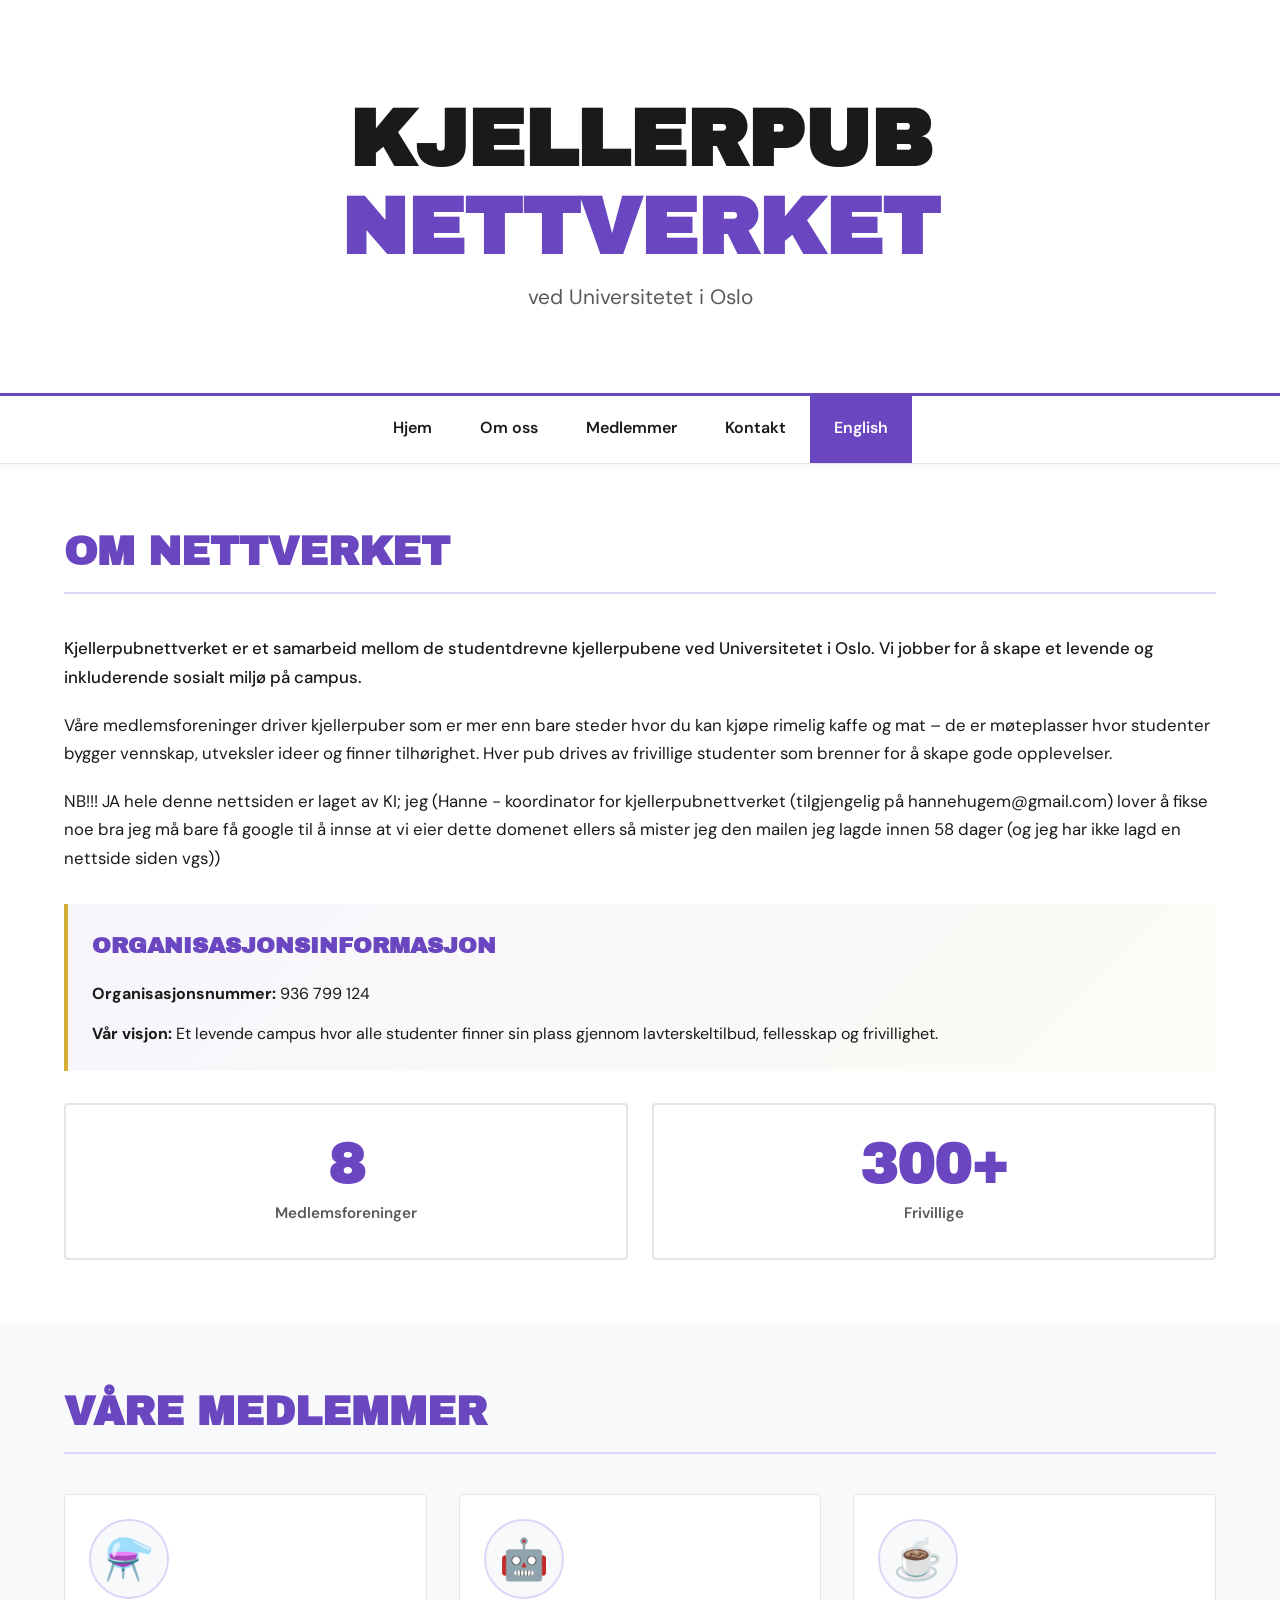
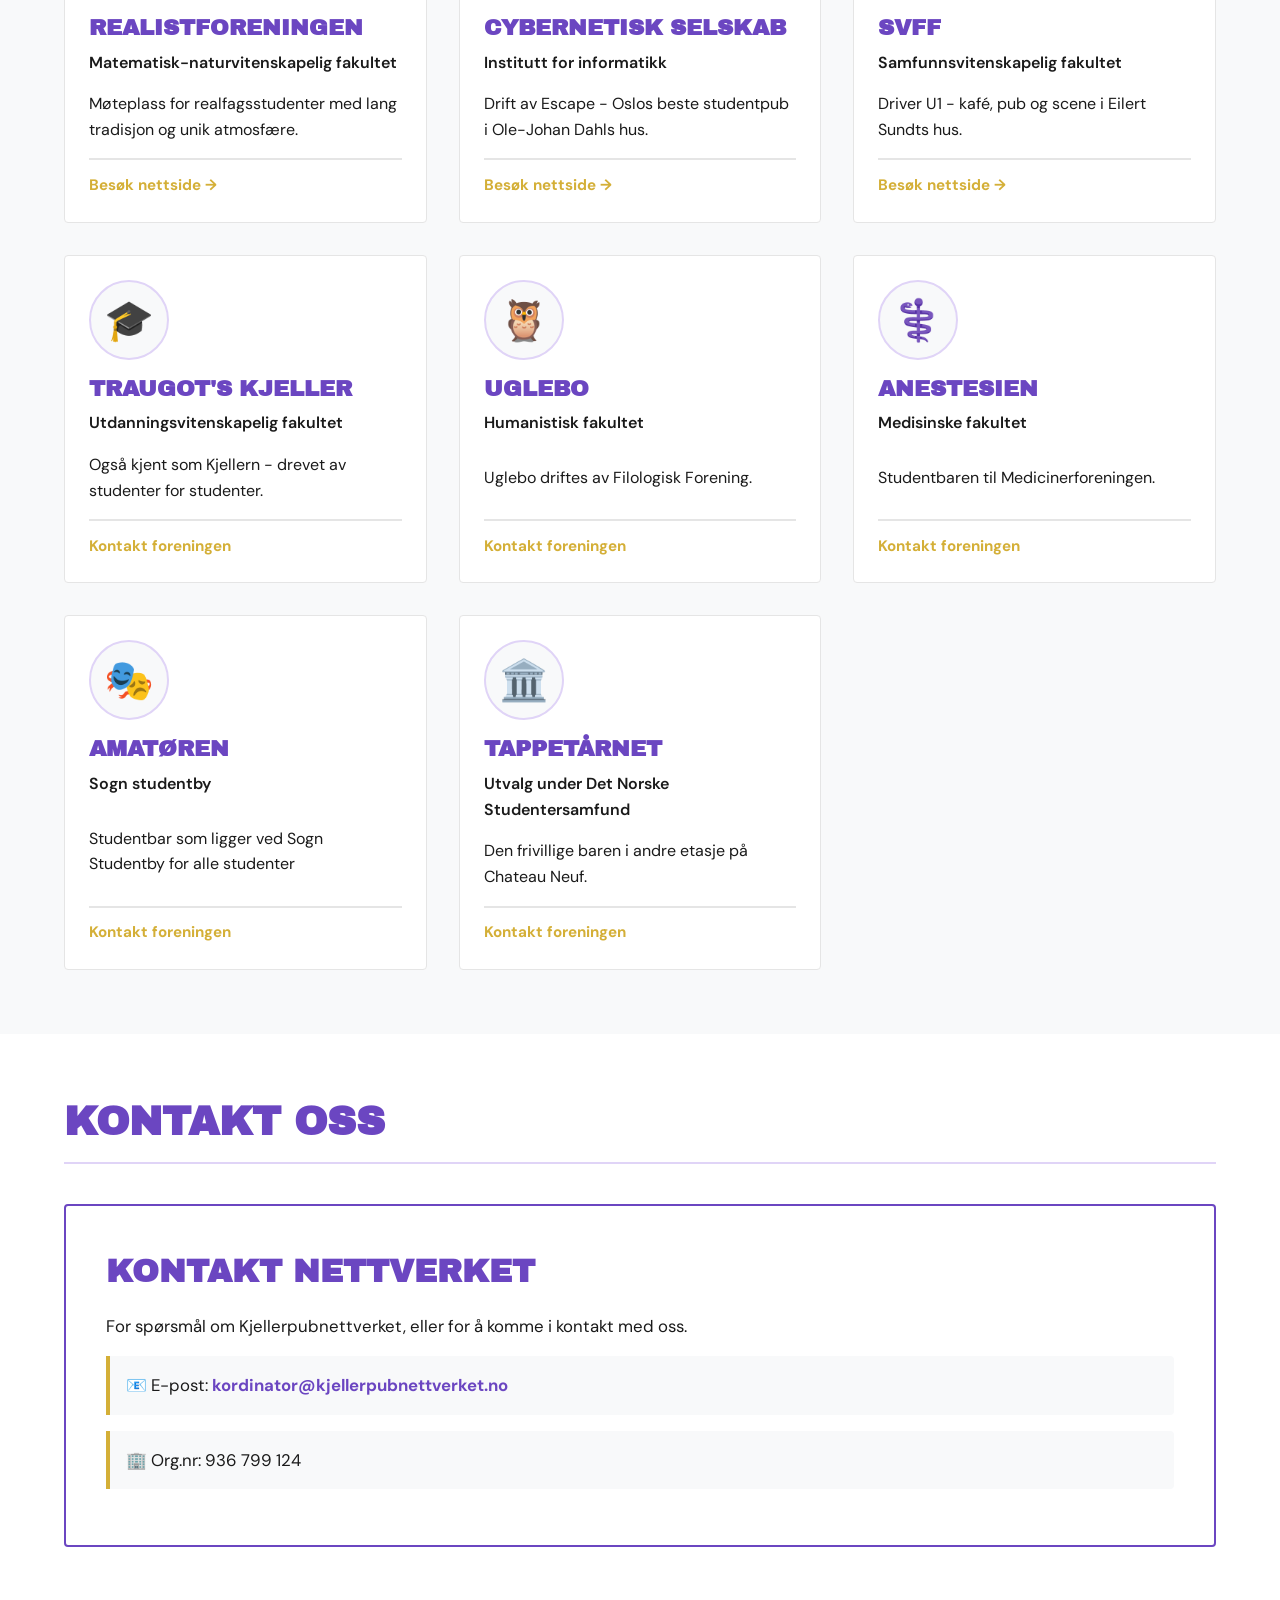
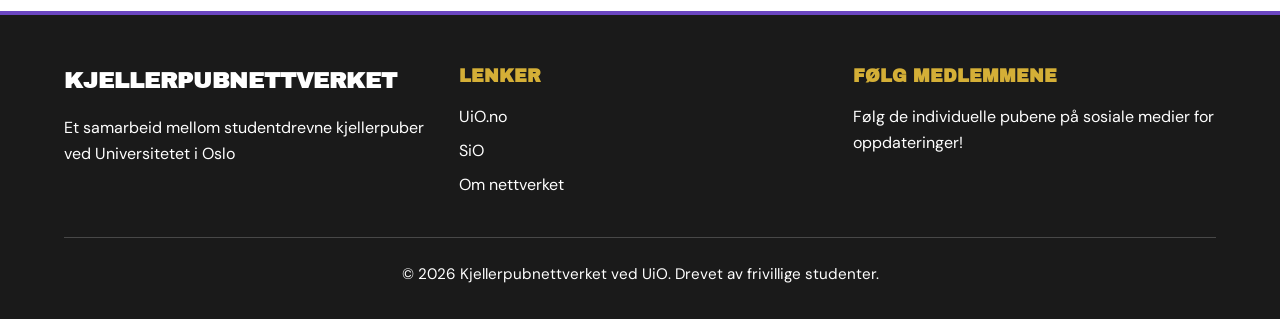
<file: index.html>
<!DOCTYPE html>
<html lang="no">
<head>
    <meta charset="UTF-8">
    <meta name="viewport" content="width=device-width, initial-scale=1.0">
    <title>Kjellerpubnettverket - UiO</title>
    <link rel="stylesheet" href="styles.css">
    <link rel="preconnect" href="https://fonts.googleapis.com">
    <link rel="preconnect" href="https://fonts.gstatic.com" crossorigin>
    <link href="https://fonts.googleapis.com/css2?family=Archivo+Black&family=DM+Sans:wght@400;500;700&display=swap" rel="stylesheet">
</head>
<body>
    <header class="hero">
        <div class="hero-content">
            <div class="logo-area">
                <h1 class="main-title">
                    <span class="title-line">Kjellerpub</span>
                    <span class="title-line highlight">nettverket</span>
                </h1>
                <p class="subtitle">ved Universitetet i Oslo</p>
            </div>
        </div>
        <div class="hero-decoration"></div>
    </header>

    <nav class="main-nav">
        <ul>
            <li><a href="index.html" class="nav-link">Hjem</a></li>
            <li><a href="#om" class="nav-link">Om oss</a></li>
            <li><a href="#medlemmer" class="nav-link">Medlemmer</a></li>
            <li><a href="#kontakt" class="nav-link">Kontakt</a></li>
            <li><a href="index-en.html" class="nav-link lang-switch">English</a></li>
        </ul>
    </nav>

    <main>
        <section id="om" class="section about-section">
            <div class="container">
                <div class="section-header">
                    <span class="section-number">01</span>
                    <h2>Om nettverket</h2>
                </div>
                <div class="content-grid">
                    <div class="text-content">
                        <p class="lead-text">Kjellerpubnettverket er et samarbeid mellom de studentdrevne kjellerpubene ved Universitetet i Oslo. Vi jobber for å skape et levende og inkluderende sosialt miljø på campus.</p>
                        <p>Våre medlemsforeninger driver kjellerpuber som er mer enn bare steder hvor du kan kjøpe rimelig kaffe og mat – de er møteplasser hvor studenter bygger vennskap, utveksler ideer og finner tilhørighet. Hver pub drives av frivillige studenter som brenner for å skape gode opplevelser.</p>
                        <p>NB!!! JA hele denne nettsiden er laget av KI; jeg (Hanne - koordinator for kjellerpubnettverket (tilgjengelig på hannehugem@gmail.com) lover å fikse noe bra jeg må bare få google til å innse at vi eier dette domenet ellers så mister jeg den mailen jeg lagde innen 58 dager (og jeg har ikke lagd en nettside siden vgs))</p>
                        <div class="highlight-box">
                            <h3>Organisasjonsinformasjon</h3>
                            <p><strong>Organisasjonsnummer:</strong> 936 799 124</p>
                            <p><strong>Vår visjon:</strong> Et levende campus hvor alle studenter finner sin plass gjennom lavterskeltilbud, fellesskap og frivillighet.</p>
                        </div>
                    </div>
                </div>
                <div class="stats-grid">
                    <div class="stat-card">
                        <div class="stat-number">8</div>
                        <div class="stat-label">Medlemsforeninger</div>
                    </div>
                    <div class="stat-card">
                        <div class="stat-number">300+</div>
                        <div class="stat-label">Frivillige</div>
                    </div>
                </div>
            </div>
        </section>

        <section id="medlemmer" class="section">
            <div class="container">
                <div class="section-header">
                    <span class="section-number">02</span>
                    <h2>Våre medlemmer</h2>
                </div>
                <div class="members-grid">
                    <div class="member-card">
                        <div class="member-logo">
                            <!-- Placeholder for logo - replace with: <img src="logos/realistforeningen.png" alt="Realistforeningen logo"> -->
                            <span class="member-icon">⚗️</span>
                        </div>
                        <h3>Realistforeningen</h3>
                        <p class="member-faculty">Matematisk-naturvitenskapelig fakultet</p>
                        <p>Møteplass for realfagsstudenter med lang tradisjon og unik atmosfære.</p>
                        <a href="https://foreninger.uio.no/rf/" target="_blank" class="member-link">Besøk nettside →</a>
                    </div>

                    <div class="member-card">
                        <div class="member-logo">
                            <!-- Placeholder for logo - replace with: <img src="logos/cyb.png" alt="Cybernetisk Selskab logo"> -->
                            <span class="member-icon">🤖</span>
                        </div>
                        <h3>Cybernetisk Selskab</h3>
                        <p class="member-faculty">Institutt for informatikk</p>
                        <p>Drift av Escape - Oslos beste studentpub i Ole-Johan Dahls hus.</p>
                        <a href="https://cyb.no/" target="_blank" class="member-link">Besøk nettside →</a>
                    </div>

                    <div class="member-card">
                        <div class="member-logo">
                            <!-- Placeholder for logo - replace with: <img src="logos/svff.png" alt="SVFF logo"> -->
                            <span class="member-icon">☕</span>
                        </div>
                        <h3>SVFF</h3>
                        <p class="member-faculty">Samfunnsvitenskapelig fakultet</p>
                        <p>Driver U1 - kafé, pub og scene i Eilert Sundts hus.</p>
                        <a href="https://svff.no/" target="_blank" class="member-link">Besøk nettside →</a>
                    </div>

                    <div class="member-card">
                        <div class="member-logo">
                            <!-- Placeholder for logo - replace with: <img src="logos/traugot.png" alt="Traugot's kjeller logo"> -->
                            <span class="member-icon">🎓</span>
                        </div>
                        <h3>Traugot's kjeller</h3>
                        <p class="member-faculty">Utdanningsvitenskapelig fakultet</p>
                        <p>Også kjent som Kjellern - drevet av studenter for studenter.</p>
                        <a href="https://www.facebook.com/TraugotsKjeller?" target="_blank" class="member-link">Kontakt foreningen</a>
                    </div>

                    <div class="member-card">
                        <div class="member-logo">
                            <!-- Placeholder for logo - replace with: <img src="logos/uglebo.png" alt="Uglebo logo"> -->
                            <span class="member-icon">🦉</span>
                        </div>
                        <h3>Uglebo</h3>
                        <p class="member-faculty">Humanistisk fakultet</p>
                        <p>Uglebo driftes av Filologisk Forening.</p>
                        <a href="https://www.facebook.com/ffuglebo/" target="_blank" class="member-link">Kontakt foreningen</a>
                    </div>

                    <div class="member-card">
                        <div class="member-logo">
                            <!-- Placeholder for logo - replace with: <img src="logos/anestesien.png" alt="Anestesien logo"> -->
                            <span class="member-icon">⚕️</span>
                        </div>
                        <h3>Anestesien</h3>
                        <p class="member-faculty">Medisinske fakultet</p>
                        <p>Studentbaren til Medicinerforeningen.</p>
                        <a href="https://medicinerforeningen.no/home/anestesien" target="_blank" class="member-link">Kontakt foreningen</a>
                    </div>

                    <div class="member-card">
                        <div class="member-logo">
                            <!-- Placeholder for logo - replace with: <img src="logos/amatoren.png" alt="Amatøren logo"> -->
                            <span class="member-icon">🎭</span>
                        </div>
                        <h3>Amatøren</h3>
                        <p class="member-faculty">Sogn studentby</p>
                        <p>Studentbar som ligger ved Sogn Studentby for alle studenter</p>
                        <a href="https://www.facebook.com/amatoren/" target="_blank" class="member-link">Kontakt foreningen</a>
                    </div>

                    <div class="member-card">
                        <div class="member-logo">
                            <!-- Placeholder for logo - replace with: <img src="logos/dns.png" alt="DNS logo"> -->
                            <span class="member-icon">🏛️</span>
                        </div>
                        <h3>Tappetårnet</h3>
                        <p class="member-faculty">Utvalg under Det Norske Studentersamfund</p>
                        <p>Den frivillige baren i andre etasje på Chateau Neuf.</p>
                        <a href="https://neuf.no/foreninger/tappetarnet" target="_blank" class="member-link">Kontakt foreningen</a>
                    </div>
                </div>
            </div>
        </section>

        <section id="kontakt" class="section">
            <div class="container">
                <div class="section-header">
                    <span class="section-number">03</span>
                    <h2>Kontakt oss</h2>
                </div>
                <div class="contact-card">
                    <h3>Kontakt nettverket</h3>
                    <p>For spørsmål om Kjellerpubnettverket, eller for å komme i kontakt med oss.</p>
                    <p class="contact-info">📧 E-post: <a href="mailto:hannehugem@gmail.com">kordinator@kjellerpubnettverket.no</a></p>
                    <p class="contact-info">🏢 Org.nr: 936 799 124</p>
                </div>
            </div>
        </section>
    </main>

    <footer class="main-footer">
        <div class="container">
            <div class="footer-content">
                <div class="footer-section">
                    <h3>Kjellerpubnettverket</h3>
                    <p>Et samarbeid mellom studentdrevne kjellerpuber ved Universitetet i Oslo</p>
                </div>
                <div class="footer-section">
                    <h4>Lenker</h4>
                    <ul>
                        <li><a href="https://www.uio.no">UiO.no</a></li>
                        <li><a href="https://www.sio.no">SiO</a></li>
                        <li><a href="#om">Om nettverket</a></li>
                    </ul>
                </div>
                <div class="footer-section">
                    <h4>Følg medlemmene</h4>
                    <p>Følg de individuelle pubene på sosiale medier for oppdateringer!</p>
                </div>
            </div>
            <div class="footer-bottom">
                <p>&copy; 2026 Kjellerpubnettverket ved UiO. Drevet av frivillige studenter.</p>
            </div>
        </div>
    </footer>

    <script src="script.js"></script>
</body>
</html>
</file>
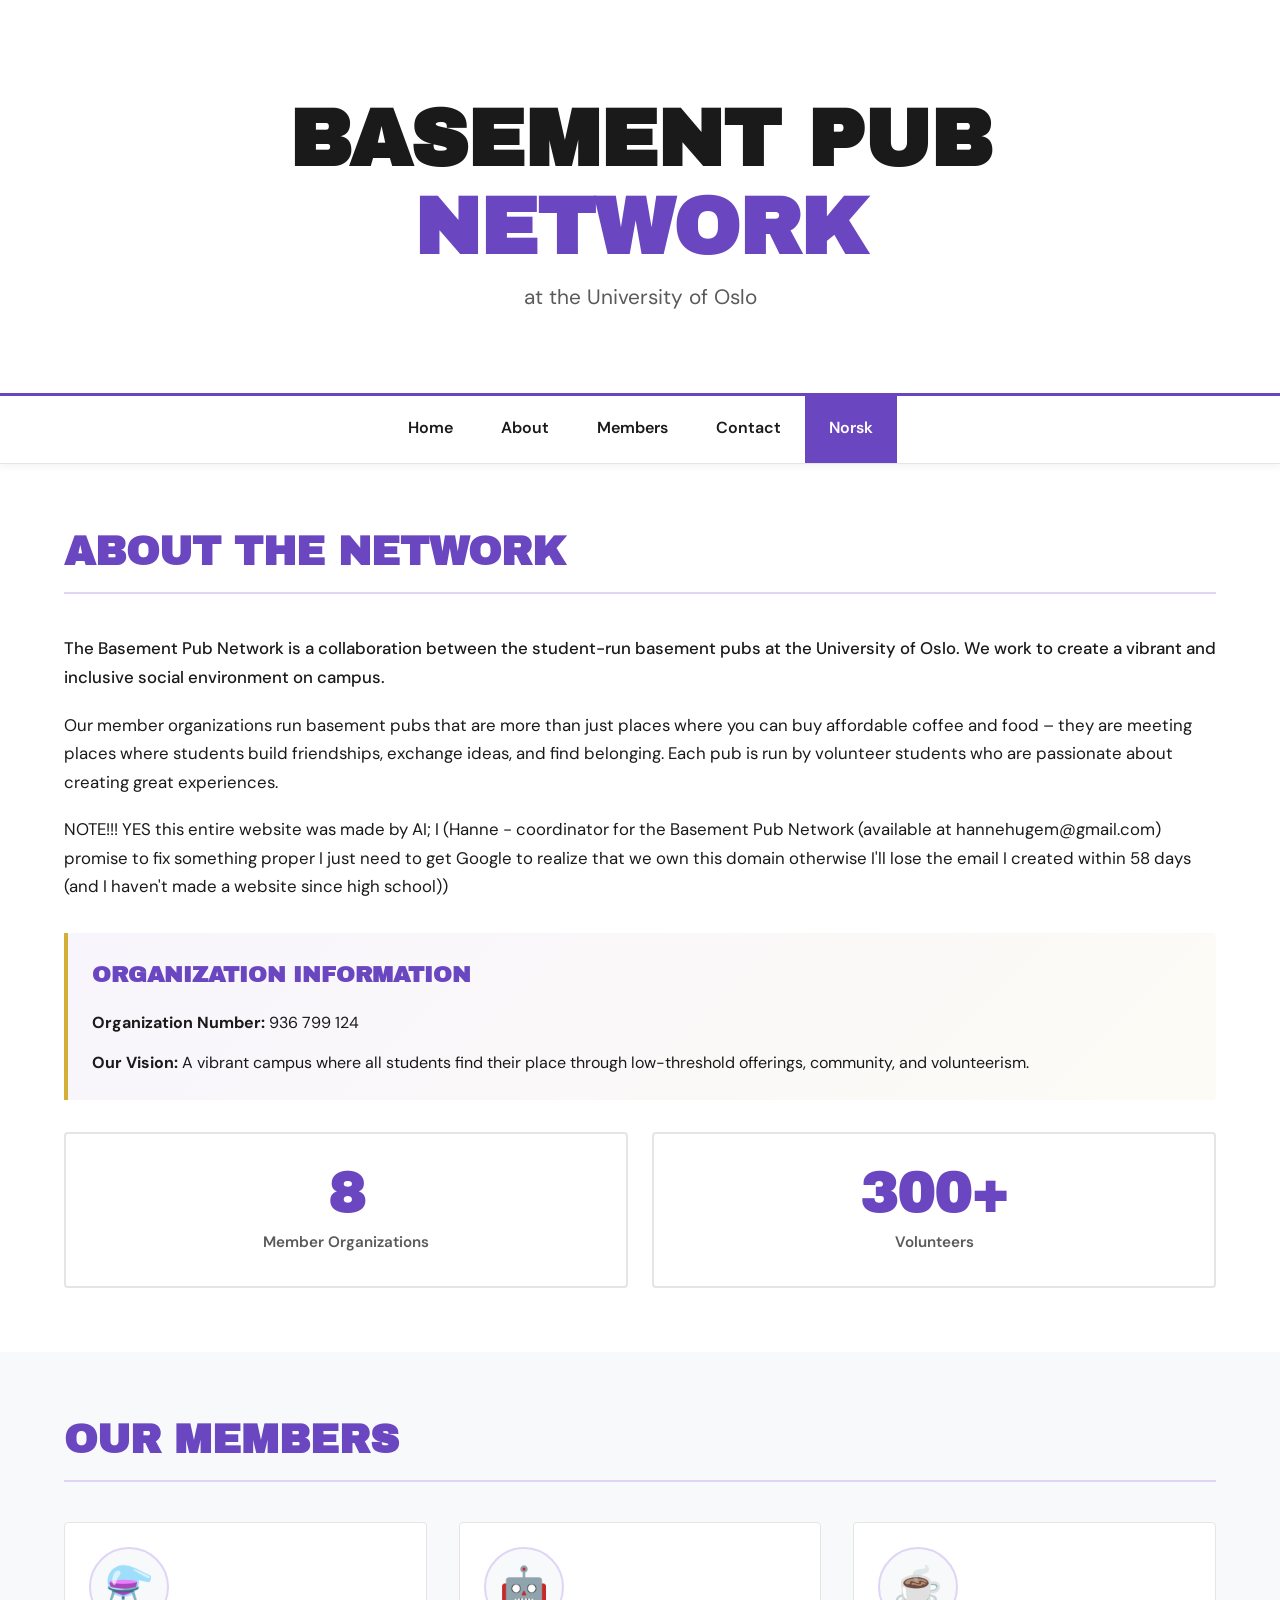
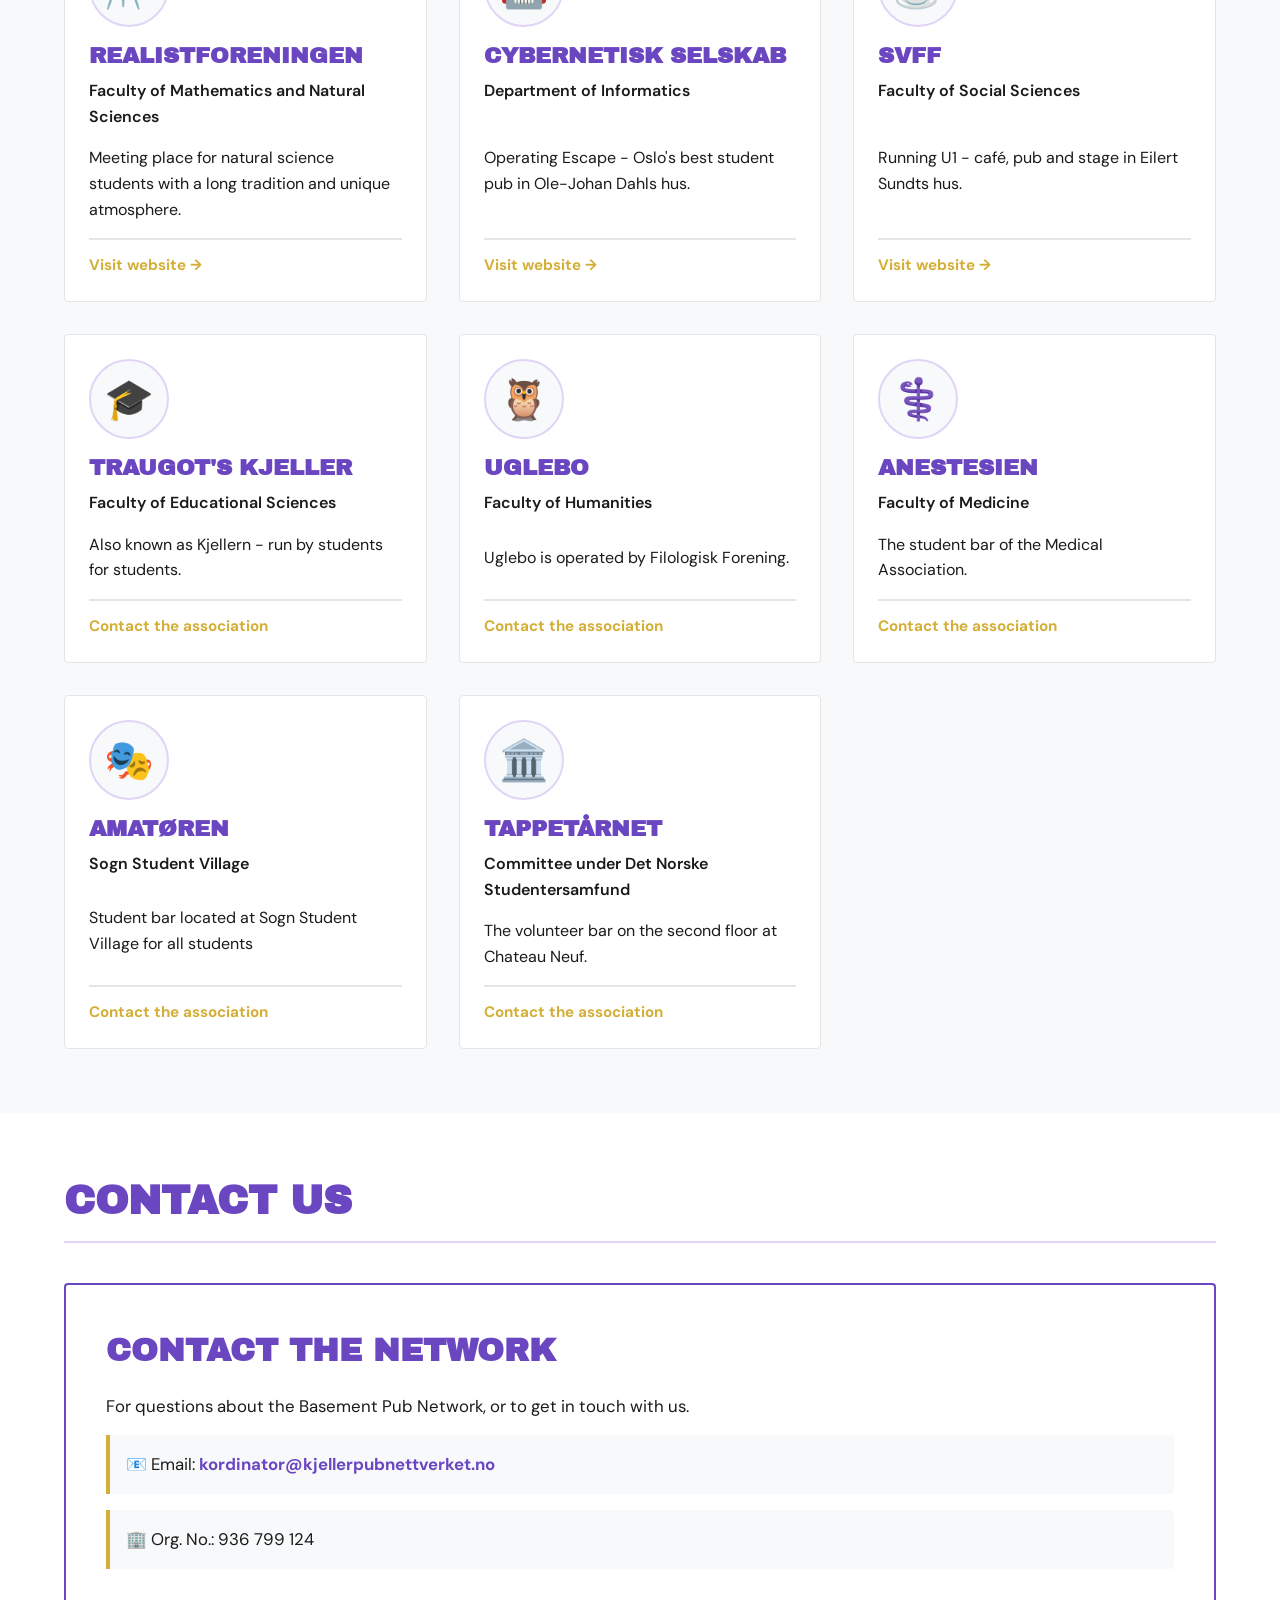
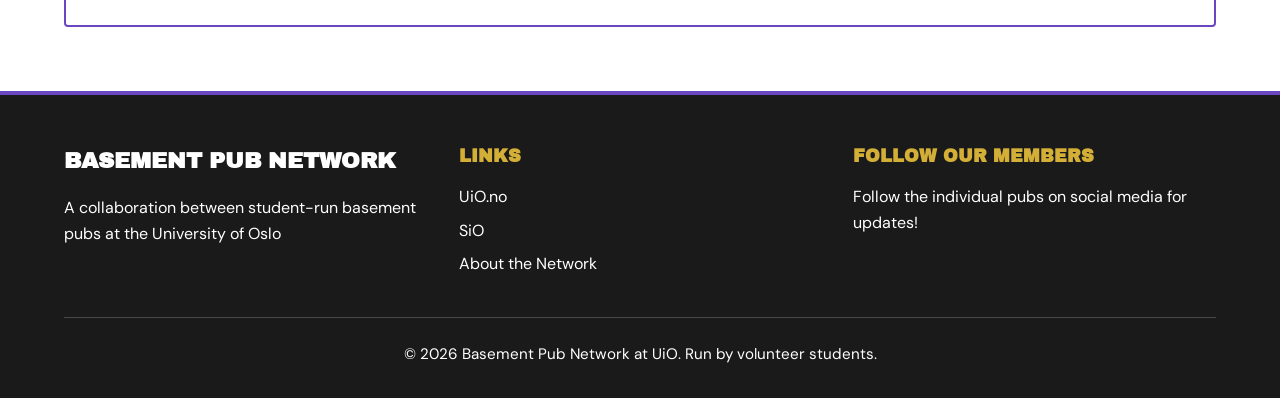
<file: index-en.html>
<!DOCTYPE html>
<html lang="en">
<head>
    <meta charset="UTF-8">
    <meta name="viewport" content="width=device-width, initial-scale=1.0">
    <title>Basement Pub Network - UiO</title>
    <link rel="stylesheet" href="styles.css">
    <link rel="preconnect" href="https://fonts.googleapis.com">
    <link rel="preconnect" href="https://fonts.gstatic.com" crossorigin>
    <link href="https://fonts.googleapis.com/css2?family=Archivo+Black&family=DM+Sans:wght@400;500;700&display=swap" rel="stylesheet">
</head>
<body>
    <header class="hero">
        <div class="hero-content">
            <div class="logo-area">
                <h1 class="main-title">
                    <span class="title-line">Basement Pub</span>
                    <span class="title-line highlight">Network</span>
                </h1>
                <p class="subtitle">at the University of Oslo</p>
            </div>
        </div>
        <div class="hero-decoration"></div>
    </header>

    <nav class="main-nav">
        <ul>
            <li><a href="index-en.html" class="nav-link">Home</a></li>
            <li><a href="#about" class="nav-link">About</a></li>
            <li><a href="#members" class="nav-link">Members</a></li>
            <li><a href="#contact" class="nav-link">Contact</a></li>
            <li><a href="index.html" class="nav-link lang-switch">Norsk</a></li>
        </ul>
    </nav>

    <main>
        <section id="about" class="section about-section">
            <div class="container">
                <div class="section-header">
                    <span class="section-number">01</span>
                    <h2>About the Network</h2>
                </div>
                <div class="content-grid">
                    <div class="text-content">
                        <p class="lead-text">The Basement Pub Network is a collaboration between the student-run basement pubs at the University of Oslo. We work to create a vibrant and inclusive social environment on campus.</p>
                        <p>Our member organizations run basement pubs that are more than just places where you can buy affordable coffee and food – they are meeting places where students build friendships, exchange ideas, and find belonging. Each pub is run by volunteer students who are passionate about creating great experiences.</p>
                        <p>NOTE!!! YES this entire website was made by AI; I (Hanne - coordinator for the Basement Pub Network (available at hannehugem@gmail.com) promise to fix something proper I just need to get Google to realize that we own this domain otherwise I'll lose the email I created within 58 days (and I haven't made a website since high school))</p>
                        <div class="highlight-box">
                            <h3>Organization Information</h3>
                            <p><strong>Organization Number:</strong> 936 799 124</p>
                            <p><strong>Our Vision:</strong> A vibrant campus where all students find their place through low-threshold offerings, community, and volunteerism.</p>
                        </div>
                    </div>
                </div>
                <div class="stats-grid">
                    <div class="stat-card">
                        <div class="stat-number">8</div>
                        <div class="stat-label">Member Organizations</div>
                    </div>
                    <div class="stat-card">
                        <div class="stat-number">300+</div>
                        <div class="stat-label">Volunteers</div>
                    </div>
                </div>
            </div>
        </section>

        <section id="members" class="section">
            <div class="container">
                <div class="section-header">
                    <span class="section-number">02</span>
                    <h2>Our Members</h2>
                </div>
                <div class="members-grid">
                    <div class="member-card">
                        <div class="member-logo">
                            <!-- Placeholder for logo - replace with: <img src="logos/realistforeningen.png" alt="Realistforeningen logo"> -->
                            <span class="member-icon">⚗️</span>
                        </div>
                        <h3>Realistforeningen</h3>
                        <p class="member-faculty">Faculty of Mathematics and Natural Sciences</p>
                        <p>Meeting place for natural science students with a long tradition and unique atmosphere.</p>
                        <a href="https://foreninger.uio.no/rf/" target="_blank" class="member-link">Visit website →</a>
                    </div>

                    <div class="member-card">
                        <div class="member-logo">
                            <!-- Placeholder for logo - replace with: <img src="logos/cyb.png" alt="Cybernetisk Selskab logo"> -->
                            <span class="member-icon">🤖</span>
                        </div>
                        <h3>Cybernetisk Selskab</h3>
                        <p class="member-faculty">Department of Informatics</p>
                        <p>Operating Escape - Oslo's best student pub in Ole-Johan Dahls hus.</p>
                        <a href="https://cyb.no/" target="_blank" class="member-link">Visit website →</a>
                    </div>

                    <div class="member-card">
                        <div class="member-logo">
                            <!-- Placeholder for logo - replace with: <img src="logos/svff.png" alt="SVFF logo"> -->
                            <span class="member-icon">☕</span>
                        </div>
                        <h3>SVFF</h3>
                        <p class="member-faculty">Faculty of Social Sciences</p>
                        <p>Running U1 - café, pub and stage in Eilert Sundts hus.</p>
                        <a href="https://svff.no/" target="_blank" class="member-link">Visit website →</a>
                    </div>

                    <div class="member-card">
                        <div class="member-logo">
                            <!-- Placeholder for logo - replace with: <img src="logos/traugot.png" alt="Traugot's kjeller logo"> -->
                            <span class="member-icon">🎓</span>
                        </div>
                        <h3>Traugot's Kjeller</h3>
                        <p class="member-faculty">Faculty of Educational Sciences</p>
                        <p>Also known as Kjellern - run by students for students.</p>
                        <a href="https://www.facebook.com/TraugotsKjeller?" target="_blank" class="member-link">Contact the association</a>
                    </div>

                    <div class="member-card">
                        <div class="member-logo">
                            <!-- Placeholder for logo - replace with: <img src="logos/uglebo.png" alt="Uglebo logo"> -->
                            <span class="member-icon">🦉</span>
                        </div>
                        <h3>Uglebo</h3>
                        <p class="member-faculty">Faculty of Humanities</p>
                        <p>Uglebo is operated by Filologisk Forening.</p>
                        <a href="https://www.facebook.com/ffuglebo/" target="_blank" class="member-link">Contact the association</a>
                    </div>

                    <div class="member-card">
                        <div class="member-logo">
                            <!-- Placeholder for logo - replace with: <img src="logos/anestesien.png" alt="Anestesien logo"> -->
                            <span class="member-icon">⚕️</span>
                        </div>
                        <h3>Anestesien</h3>
                        <p class="member-faculty">Faculty of Medicine</p>
                        <p>The student bar of the Medical Association.</p>
                        <a href="https://medicinerforeningen.no/home/anestesien" target="_blank" class="member-link">Contact the association</a>
                    </div>

                    <div class="member-card">
                        <div class="member-logo">
                            <!-- Placeholder for logo - replace with: <img src="logos/amatoren.png" alt="Amatøren logo"> -->
                            <span class="member-icon">🎭</span>
                        </div>
                        <h3>Amatøren</h3>
                        <p class="member-faculty">Sogn Student Village</p>
                        <p>Student bar located at Sogn Student Village for all students</p>
                        <a href="https://www.facebook.com/amatoren/" target="_blank" class="member-link">Contact the association</a>
                    </div>

                    <div class="member-card">
                        <div class="member-logo">
                            <!-- Placeholder for logo - replace with: <img src="logos/dns.png" alt="DNS logo"> -->
                            <span class="member-icon">🏛️</span>
                        </div>
                        <h3>Tappetårnet</h3>
                        <p class="member-faculty">Committee under Det Norske Studentersamfund</p>
                        <p>The volunteer bar on the second floor at Chateau Neuf.</p>
                        <a href="https://neuf.no/foreninger/tappetarnet" target="_blank" class="member-link">Contact the association</a>
                    </div>
                </div>
            </div>
        </section>

        <section id="contact" class="section">
            <div class="container">
                <div class="section-header">
                    <span class="section-number">03</span>
                    <h2>Contact Us</h2>
                </div>
                <div class="contact-card">
                    <h3>Contact the Network</h3>
                    <p>For questions about the Basement Pub Network, or to get in touch with us.</p>
                    <p class="contact-info">📧 Email: <a href="mailto:hannehugem@gmail.com">kordinator@kjellerpubnettverket.no</a></p>
                    <p class="contact-info">🏢 Org. No.: 936 799 124</p>
                </div>
            </div>
        </section>
    </main>

    <footer class="main-footer">
        <div class="container">
            <div class="footer-content">
                <div class="footer-section">
                    <h3>Basement Pub Network</h3>
                    <p>A collaboration between student-run basement pubs at the University of Oslo</p>
                </div>
                <div class="footer-section">
                    <h4>Links</h4>
                    <ul>
                        <li><a href="https://www.uio.no/english">UiO.no</a></li>
                        <li><a href="https://www.sio.no/en">SiO</a></li>
                        <li><a href="#about">About the Network</a></li>
                    </ul>
                </div>
                <div class="footer-section">
                    <h4>Follow our Members</h4>
                    <p>Follow the individual pubs on social media for updates!</p>
                </div>
            </div>
            <div class="footer-bottom">
                <p>&copy; 2026 Basement Pub Network at UiO. Run by volunteer students.</p>
            </div>
        </div>
    </footer>

    <script src="script.js"></script>
</body>
</html>
</file>
<file: styles.css>
:root {
    /* Clean UiO-inspired palette with purple/gold accents */
    --primary-purple: #6B46C1;
    --accent-gold: #D4AF37;
    --text-dark: #1a1a1a;
    --text-gray: #5a5a5a;
    --bg-white: #ffffff;
    --bg-light: #f8f9fa;
    --border-light: #e5e5e5;
    --border-accent: #e0d4f7;
    
    /* Typography matching UiO style */
    --font-display: 'Archivo Black', sans-serif;
    --font-body: 'DM Sans', -apple-system, BlinkMacSystemFont, "Segoe UI", Roboto, sans-serif;
}

* {
    margin: 0;
    padding: 0;
    box-sizing: border-box;
}

html {
    scroll-behavior: smooth;
}

body {
    font-family: var(--font-body);
    background-color: var(--bg-white);
    color: var(--text-dark);
    line-height: 1.6;
    overflow-x: hidden;
}

/* Hero Section - Clean and minimal */
.hero {
    position: relative;
    background: var(--bg-white);
    padding: 4rem 0 3rem;
    border-bottom: 3px solid var(--primary-purple);
}

.hero-content {
    text-align: center;
    padding: 2rem 1.5rem;
    max-width: 1200px;
    margin: 0 auto;
}

.main-title {
    font-family: var(--font-display);
    font-size: clamp(2.5rem, 7vw, 5rem);
    color: var(--text-dark);
    line-height: 1.1;
    margin-bottom: 0.5rem;
    text-transform: uppercase;
    letter-spacing: -0.01em;
}

.title-line {
    display: block;
}

.title-line.highlight {
    color: var(--primary-purple);
}

.subtitle {
    font-size: clamp(1rem, 2.5vw, 1.3rem);
    color: var(--text-gray);
    font-weight: 400;
    margin-top: 0.5rem;
}

.hero-decoration {
    display: none;
}

/* Navigation - Clean UiO style */
.main-nav {
    position: sticky;
    top: 0;
    background: var(--bg-white);
    z-index: 1000;
    box-shadow: 0 2px 8px rgba(0,0,0,0.06);
    border-bottom: 1px solid var(--border-light);
}

.main-nav ul {
    list-style: none;
    display: flex;
    justify-content: center;
    gap: 0;
    padding: 0;
    flex-wrap: wrap;
    max-width: 1200px;
    margin: 0 auto;
}

.nav-link {
    color: var(--text-dark);
    text-decoration: none;
    font-weight: 600;
    font-size: clamp(0.9rem, 2vw, 1rem);
    padding: 1.2rem 1.5rem;
    display: block;
    position: relative;
    transition: all 0.2s ease;
    border-bottom: 3px solid transparent;
}

.nav-link:hover {
    color: var(--primary-purple);
    border-bottom-color: var(--accent-gold);
    background: var(--bg-light);
}

.nav-link.lang-switch {
    background: var(--primary-purple);
    color: var(--bg-white);
    margin-left: auto;
}

.nav-link.lang-switch:hover {
    background: var(--accent-gold);
    color: var(--text-dark);
    border-bottom-color: transparent;
}

/* Container */
.container {
    max-width: 1200px;
    margin: 0 auto;
    padding: 0 1.5rem;
}

/* Section Styling */
.section {
    padding: 4rem 0;
    position: relative;
}

.section:nth-child(even) {
    background: var(--bg-light);
}

.section-header {
    margin-bottom: 2.5rem;
    padding-bottom: 1rem;
    border-bottom: 2px solid var(--border-accent);
}

.section-number {
    display: none;
}

.section-header h2 {
    font-family: var(--font-display);
    font-size: clamp(2rem, 4vw, 2.5rem);
    color: var(--primary-purple);
    text-transform: uppercase;
    line-height: 1.2;
    font-weight: 900;
}

/* About Section */
.content-grid {
    display: grid;
    grid-template-columns: 1fr;
    gap: 2rem;
}

.lead-text {
    font-size: clamp(1.1rem, 2.2vw, 1.25rem);
    font-weight: 500;
    color: var(--text-dark);
    margin-bottom: 1.5rem;
    line-height: 1.7;
}

.text-content p {
    margin-bottom: 1.2rem;
    color: var(--text-dark);
    font-size: clamp(0.95rem, 2vw, 1.05rem);
    line-height: 1.7;
}

.highlight-box {
    background: linear-gradient(135deg, rgba(107, 70, 193, 0.05), rgba(212, 175, 55, 0.05));
    border-left: 4px solid var(--accent-gold);
    padding: 1.5rem;
    margin-top: 2rem;
    border-radius: 0 4px 4px 0;
}

.highlight-box h3 {
    font-family: var(--font-display);
    font-size: clamp(1.2rem, 2.5vw, 1.4rem);
    margin-bottom: 1rem;
    color: var(--primary-purple);
    text-transform: uppercase;
}

.highlight-box p {
    color: var(--text-dark);
    font-size: clamp(0.9rem, 2vw, 1rem);
    margin-bottom: 0.8rem;
}

.highlight-box p:last-child {
    margin-bottom: 0;
}

.stats-grid {
    display: grid;
    grid-template-columns: repeat(auto-fit, minmax(150px, 1fr));
    gap: 1.5rem;
    margin-top: 2rem;
}

.stat-card {
    background: var(--bg-white);
    padding: 2rem 1.5rem;
    border: 2px solid var(--border-light);
    text-align: center;
    transition: all 0.2s ease;
    border-radius: 4px;
}

.stat-card:hover {
    border-color: var(--primary-purple);
    box-shadow: 0 4px 12px rgba(107, 70, 193, 0.1);
    transform: translateY(-2px);
}

.stat-number {
    font-family: var(--font-display);
    font-size: clamp(2.5rem, 5vw, 3.5rem);
    color: var(--primary-purple);
    line-height: 1;
    font-weight: 900;
}

.stat-label {
    font-size: clamp(0.85rem, 1.8vw, 0.95rem);
    color: var(--text-gray);
    margin-top: 0.5rem;
    font-weight: 600;
}

/* Members Section */
.members-grid {
    display: grid;
    grid-template-columns: repeat(auto-fill, minmax(280px, 1fr));
    gap: 2rem;
}

@media (max-width: 640px) {
    .members-grid {
        grid-template-columns: 1fr;
    }
}

.member-card {
    background: var(--bg-white);
    border: 1px solid var(--border-light);
    padding: 1.5rem;
    display: flex;
    flex-direction: column;
    transition: all 0.2s ease;
    border-radius: 4px;
}

.member-card:hover {
    box-shadow: 0 6px 20px rgba(0,0,0,0.08);
    border-color: var(--accent-gold);
    transform: translateY(-4px);
}

.member-logo {
    width: 80px;
    height: 80px;
    background: var(--bg-light);
    border: 2px solid var(--border-accent);
    border-radius: 50%;
    display: flex;
    align-items: center;
    justify-content: center;
    margin-bottom: 1rem;
    overflow: hidden;
}

.member-logo img {
    max-width: 90%;
    max-height: 90%;
    object-fit: contain;
}

.member-icon {
    font-size: 2.5rem;
}

.member-card h3 {
    font-family: var(--font-display);
    font-size: clamp(1.2rem, 2.2vw, 1.4rem);
    color: var(--primary-purple);
    margin-bottom: 0.5rem;
    line-height: 1.2;
    text-transform: uppercase;
    font-weight: 900;
}

.member-faculty {
    font-size: clamp(0.8rem, 1.6vw, 0.9rem);
    color: var(--text-gray);
    font-weight: 600;
    margin-bottom: 1rem;
    line-height: 1.3;
}

.member-card p {
    color: var(--text-dark);
    line-height: 1.6;
    font-size: clamp(0.9rem, 1.8vw, 1rem);
    margin-bottom: 1rem;
    flex-grow: 1;
}

.member-link {
    display: inline-block;
    color: var(--accent-gold);
    text-decoration: none;
    font-weight: 700;
    font-size: clamp(0.85rem, 1.8vw, 0.95rem);
    padding-top: 0.8rem;
    border-top: 2px solid var(--border-light);
    transition: all 0.2s ease;
}

.member-link:hover {
    color: var(--primary-purple);
    text-decoration: underline;
}

/* Contact Section */
.contact-card {
    background: var(--bg-white);
    border: 2px solid var(--primary-purple);
    padding: 2.5rem;
    max-width: 100%;
    border-radius: 4px;
}

.contact-card h3 {
    font-family: var(--font-display);
    font-size: clamp(1.5rem, 3.5vw, 2rem);
    color: var(--primary-purple);
    margin-bottom: 1rem;
    text-transform: uppercase;
    font-weight: 900;
}

.contact-card p {
    color: var(--text-dark);
    margin-bottom: 1rem;
    font-size: clamp(0.95rem, 2vw, 1.05rem);
    line-height: 1.6;
}

.contact-info {
    background: var(--bg-light);
    padding: 1rem;
    margin-top: 0.8rem;
    border-left: 4px solid var(--accent-gold);
    border-radius: 0 4px 4px 0;
}

.contact-info a {
    color: var(--primary-purple);
    text-decoration: none;
    font-weight: 700;
    word-break: break-all;
}

.contact-info a:hover {
    text-decoration: underline;
    color: var(--accent-gold);
}

/* Footer */
.main-footer {
    background: var(--text-dark);
    color: var(--bg-white);
    padding: 3rem 0 2rem;
    border-top: 4px solid var(--primary-purple);
}

.footer-content {
    display: grid;
    grid-template-columns: repeat(auto-fit, minmax(250px, 1fr));
    gap: 2rem;
    margin-bottom: 2rem;
}

.footer-section h3 {
    font-family: var(--font-display);
    font-size: clamp(1.2rem, 2.5vw, 1.4rem);
    color: var(--bg-white);
    margin-bottom: 1rem;
    text-transform: uppercase;
    font-weight: 900;
}

.footer-section h4 {
    font-family: var(--font-display);
    font-size: clamp(1rem, 2vw, 1.1rem);
    color: var(--accent-gold);
    margin-bottom: 0.8rem;
    text-transform: uppercase;
    font-weight: 900;
}

.footer-section ul {
    list-style: none;
}

.footer-section ul li {
    margin-bottom: 0.5rem;
}

.footer-section a {
    color: var(--bg-white);
    text-decoration: none;
    transition: color 0.2s ease;
}

.footer-section a:hover {
    color: var(--accent-gold);
    text-decoration: underline;
}

.footer-section p {
    font-size: clamp(0.9rem, 2vw, 1rem);
    line-height: 1.6;
}

.footer-bottom {
    border-top: 1px solid rgba(255,255,255,0.2);
    padding-top: 1.5rem;
    text-align: center;
    font-size: clamp(0.85rem, 1.8vw, 0.95rem);
}

/* Responsive adjustments */
@media (max-width: 768px) {
    .section {
        padding: 3rem 0;
    }
    
    .hero {
        padding: 3rem 0 2rem;
    }
    
    .main-nav ul {
        justify-content: flex-start;
    }
    
    .nav-link {
        padding: 1rem;
    }
}

@media (max-width: 480px) {
    .container {
        padding: 0 1rem;
    }
    
    .member-card {
        padding: 1.2rem;
    }
    
    .contact-card {
        padding: 1.5rem;
    }
}
</file>
